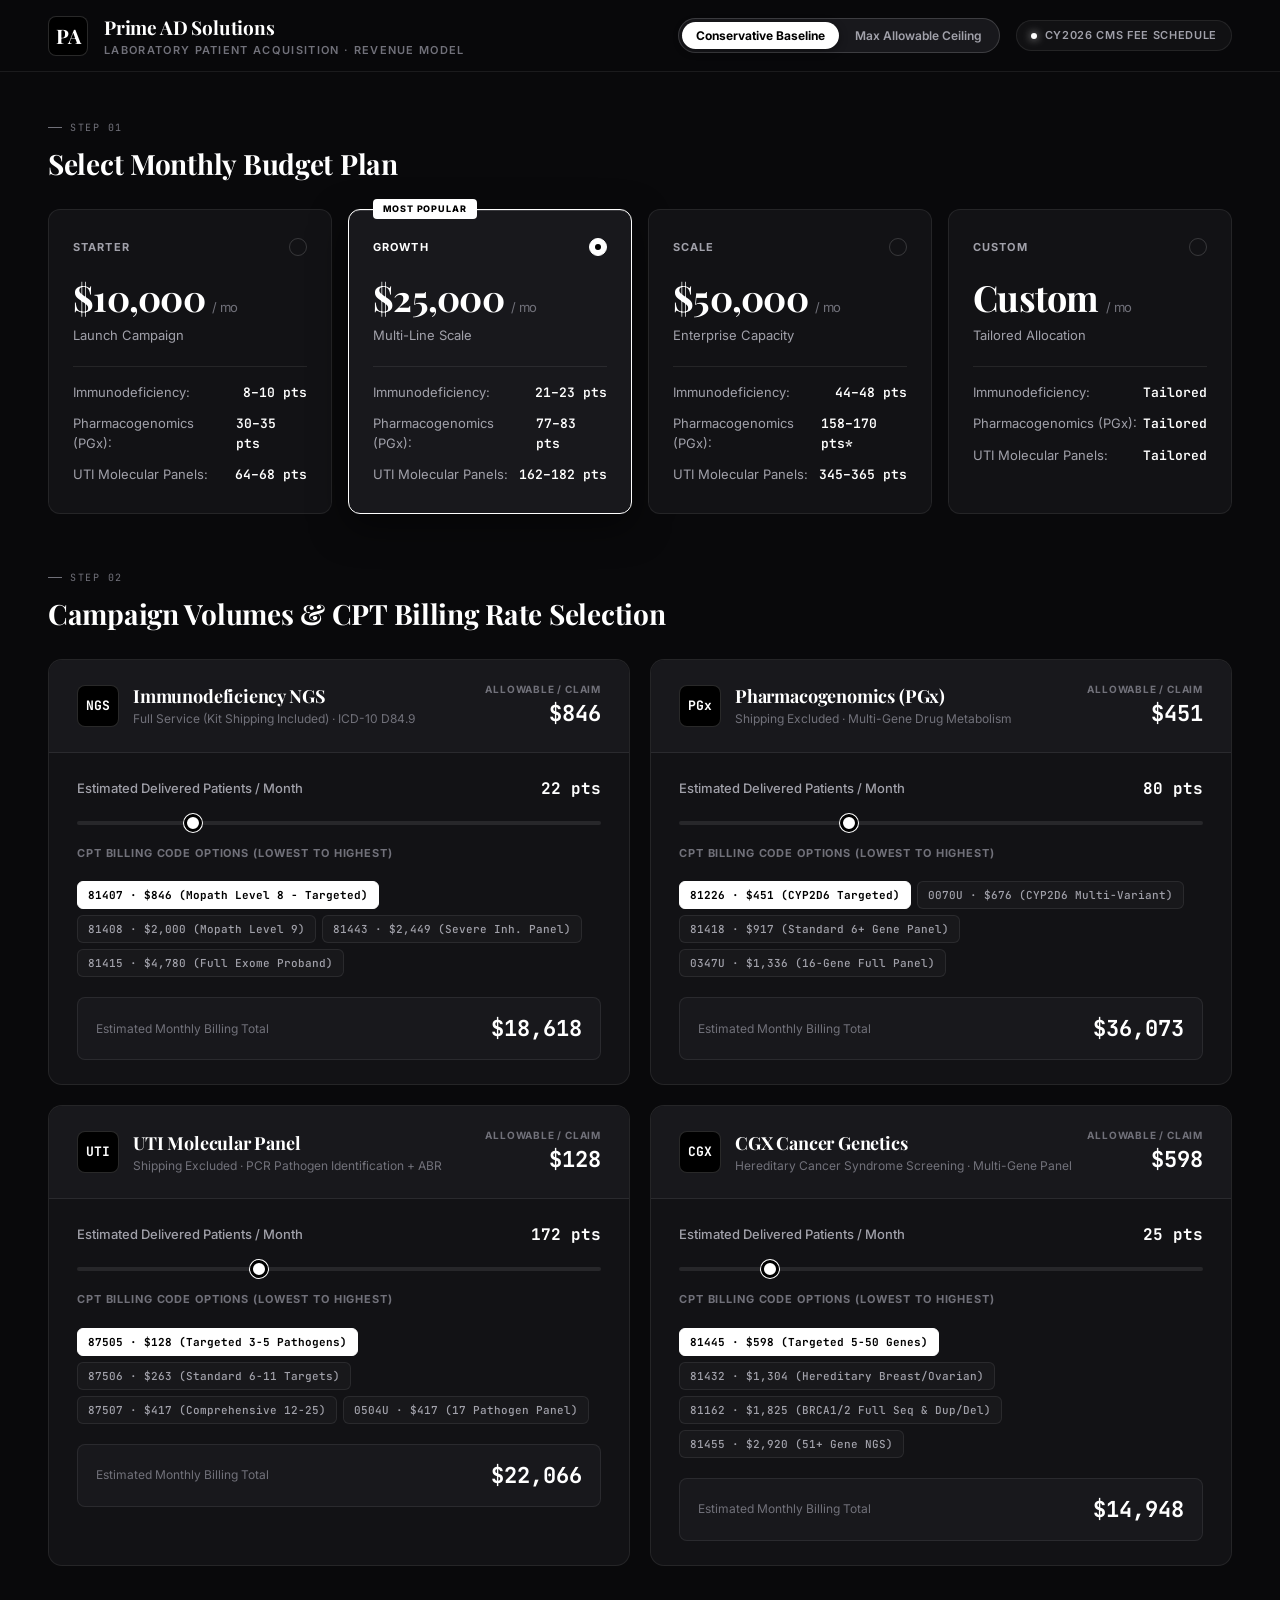
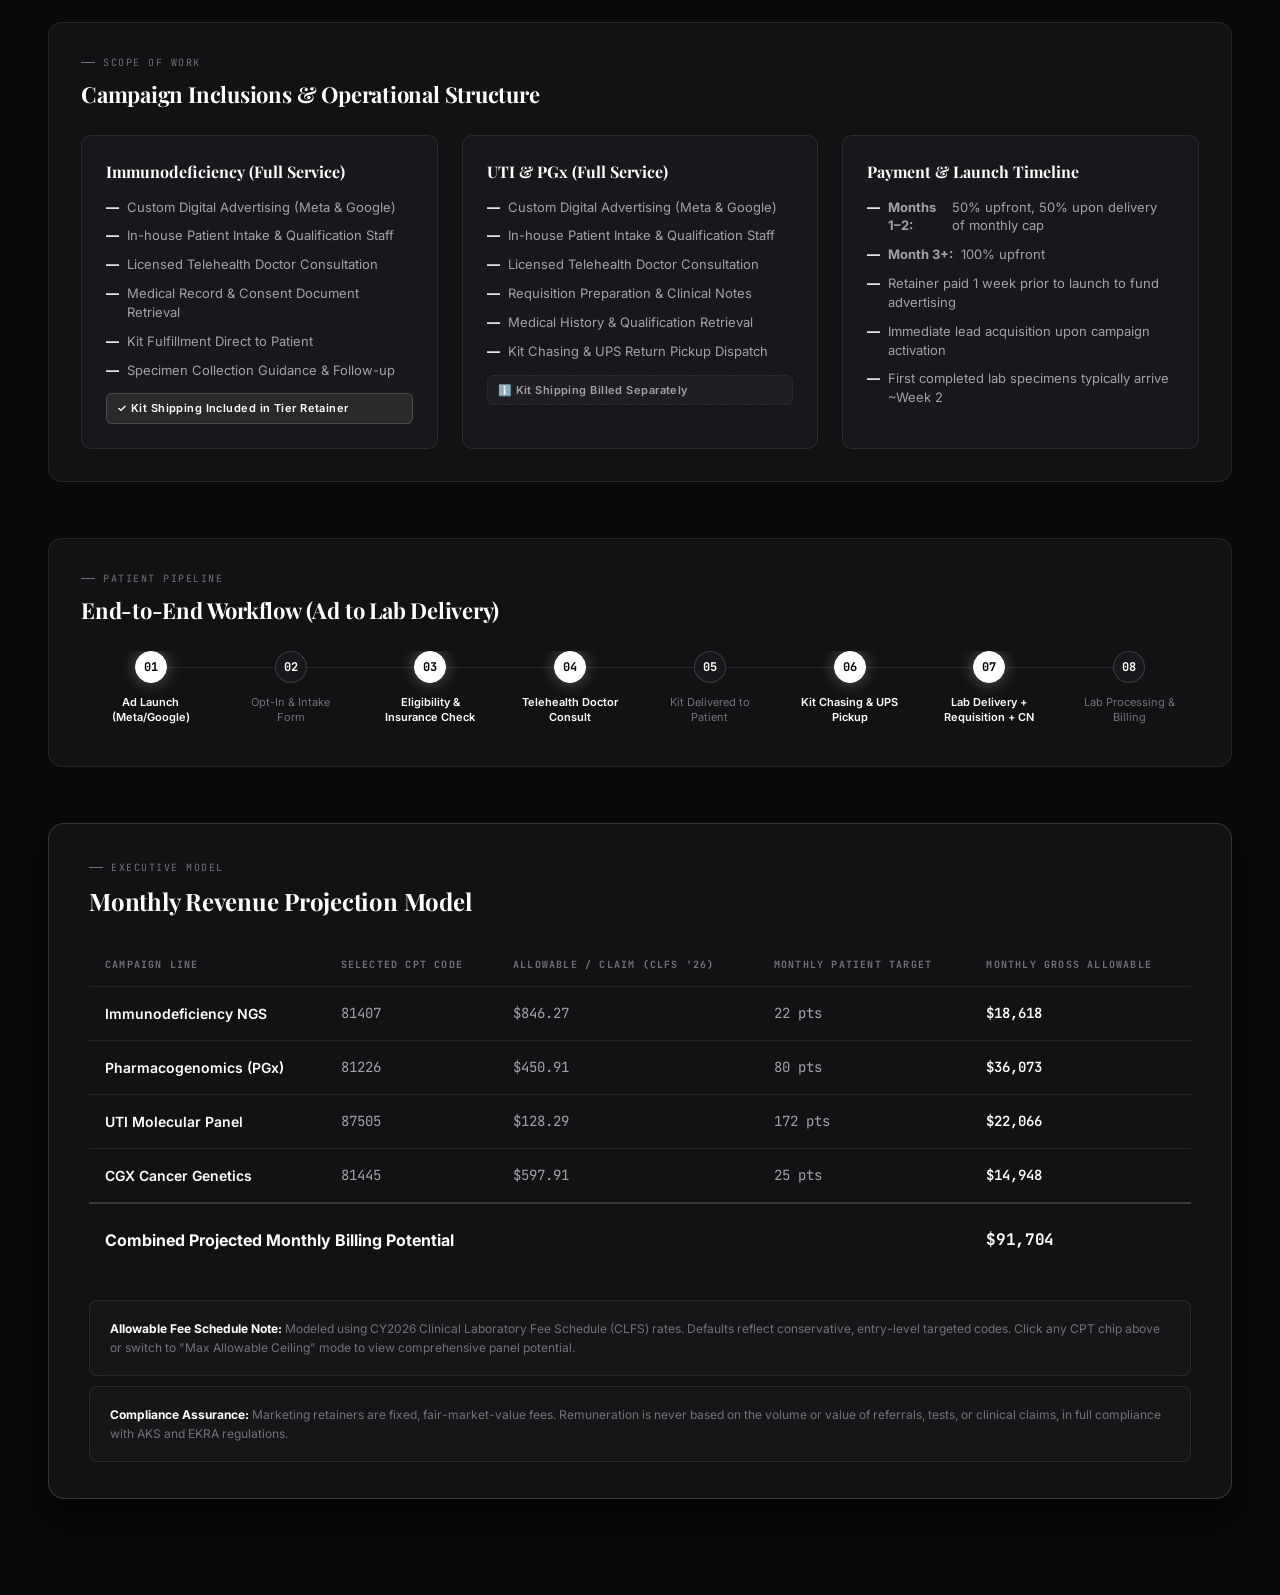
<file: dashboard.html>
<!DOCTYPE html>
<html lang="en" class="dark">
<head>
  <meta charset="UTF-8">
  <meta name="viewport" content="width=device-width, initial-scale=1.0">
  <title>Prime AD Solutions | Laboratory Campaign & Revenue Model</title>
  <link rel="preconnect" href="https://fonts.googleapis.com">
  <link rel="preconnect" href="https://fonts.gstatic.com" crossorigin>
  <link href="https://fonts.googleapis.com/css2?family=Playfair+Display:ital,wght@0,400;0,600;0,700;0,800;0,900;1,600&family=Inter:wght@300;400;500;600;700&family=JetBrains+Mono:wght@400;500;600;700&display=swap" rel="stylesheet">
  <style>
    *, *::before, *::after { box-sizing: border-box; margin: 0; padding: 0; }

    :root {
      --bg: #09090b;
      --card-bg: #121215;
      --card-sub: #18181c;
      --card-hover: #1f1f24;
      --border: rgba(255, 255, 255, 0.08);
      --border-light: rgba(255, 255, 255, 0.16);
      
      --text-white: #ffffff;
      --text-main: #f4f4f5;
      --text-muted: #a1a1aa;
      --text-dim: #71717a;
      
      --font-serif: 'Playfair Display', Georgia, serif;
      --font-sans: 'Inter', -apple-system, BlinkMacSystemFont, sans-serif;
      --font-mono: 'JetBrains Mono', monospace;
    }

    body {
      background-color: var(--bg);
      color: var(--text-main);
      font-family: var(--font-sans);
      -webkit-font-smoothing: antialiased;
      -moz-osx-font-smoothing: grayscale;
      line-height: 1.5;
      min-height: 100vh;
      overflow-x: hidden;
    }

    /* Top Navbar */
    header {
      position: sticky;
      top: 0;
      z-index: 50;
      background: rgba(9, 9, 11, 0.85);
      backdrop-filter: blur(16px);
      border-bottom: 1px solid var(--border);
      padding: 0 48px;
      height: 72px;
      display: flex;
      align-items: center;
      justify-content: space-between;
    }

    .brand-wrap {
      display: flex;
      align-items: center;
      gap: 16px;
    }
    .brand-logo {
      width: 40px;
      height: 40px;
      border: 1px solid var(--border-light);
      background: #000;
      border-radius: 8px;
      display: flex;
      align-items: center;
      justify-content: center;
      font-family: var(--font-serif);
      font-size: 20px;
      font-weight: 700;
      color: #fff;
    }
    .brand-text-name {
      font-family: var(--font-serif);
      font-size: 19px;
      font-weight: 700;
      letter-spacing: -0.01em;
      color: #fff;
    }
    .brand-text-sub {
      font-size: 11px;
      text-transform: uppercase;
      letter-spacing: 0.12em;
      color: var(--text-dim);
      font-weight: 600;
    }

    .nav-controls {
      display: flex;
      align-items: center;
      gap: 16px;
    }

    /* Scenario Mode Toggle */
    .scenario-toggle-wrap {
      display: flex;
      align-items: center;
      background: #18181c;
      border: 1px solid var(--border-light);
      border-radius: 999px;
      padding: 3px;
      gap: 2px;
    }
    .scenario-btn {
      background: transparent;
      border: none;
      color: var(--text-muted);
      font-family: var(--font-sans);
      font-size: 12px;
      font-weight: 600;
      padding: 6px 14px;
      border-radius: 999px;
      cursor: pointer;
      transition: all 0.2s ease;
    }
    .scenario-btn.active {
      background: #ffffff;
      color: #000000;
      font-weight: 700;
      box-shadow: 0 2px 8px rgba(0, 0, 0, 0.4);
    }

    .badge-live {
      display: inline-flex;
      align-items: center;
      gap: 8px;
      padding: 6px 14px;
      background: rgba(255, 255, 255, 0.04);
      border: 1px solid var(--border);
      border-radius: 999px;
      font-size: 11px;
      font-weight: 600;
      letter-spacing: 0.06em;
      text-transform: uppercase;
      color: var(--text-muted);
    }
    .badge-live::before {
      content: '';
      width: 6px;
      height: 6px;
      border-radius: 50%;
      background: #ffffff;
      box-shadow: 0 0 8px rgba(255, 255, 255, 0.8);
    }

    /* Container */
    main {
      max-width: 1360px;
      margin: 0 auto;
      padding: 48px 48px 96px;
    }

    /* Section Headers */
    .sec-tag {
      font-family: var(--font-mono);
      font-size: 10px;
      letter-spacing: 0.15em;
      text-transform: uppercase;
      color: var(--text-dim);
      margin-bottom: 8px;
      display: flex;
      align-items: center;
      gap: 8px;
    }
    .sec-tag::before {
      content: '';
      width: 14px;
      height: 1px;
      background: var(--text-dim);
    }
    .sec-title {
      font-family: var(--font-serif);
      font-size: 28px;
      font-weight: 700;
      color: #ffffff;
      letter-spacing: -0.01em;
      margin-bottom: 24px;
    }

    /* Step 1: Tier Selector */
    .tiers-grid {
      display: grid;
      grid-template-columns: repeat(4, 1fr);
      gap: 16px;
      margin-bottom: 56px;
    }

    .tier-box {
      background: var(--card-bg);
      border: 1px solid var(--border);
      border-radius: 12px;
      padding: 28px 24px;
      cursor: pointer;
      position: relative;
      transition: all 0.2s cubic-bezier(0.16, 1, 0.3, 1);
      display: flex;
      flex-direction: column;
    }
    .tier-box:hover {
      border-color: var(--border-light);
      background: var(--card-sub);
      transform: translateY(-2px);
    }
    .tier-box.active {
      border-color: #ffffff;
      background: #18181c;
      box-shadow: 0 12px 36px rgba(0, 0, 0, 0.5), inset 0 1px 0 rgba(255, 255, 255, 0.15);
    }

    .tier-top {
      display: flex;
      justify-content: space-between;
      align-items: center;
      margin-bottom: 14px;
    }
    .tier-pill {
      font-size: 11px;
      font-weight: 700;
      letter-spacing: 0.1em;
      text-transform: uppercase;
      color: var(--text-muted);
    }
    .tier-box.active .tier-pill {
      color: #ffffff;
    }

    .tier-indicator {
      width: 18px;
      height: 18px;
      border-radius: 50%;
      border: 1.5px solid var(--border-light);
      display: flex;
      align-items: center;
      justify-content: center;
    }
    .tier-box.active .tier-indicator {
      border-color: #ffffff;
      background: #ffffff;
    }
    .tier-box.active .tier-indicator::after {
      content: '';
      width: 6px;
      height: 6px;
      border-radius: 50%;
      background: #000000;
    }

    .tier-price-num {
      font-family: var(--font-serif);
      font-size: 36px;
      font-weight: 700;
      color: #ffffff;
      letter-spacing: -0.02em;
      margin-bottom: 2px;
    }
    .tier-price-num span {
      font-family: var(--font-sans);
      font-size: 13px;
      font-weight: 400;
      color: var(--text-dim);
    }

    .tier-sub-title {
      font-size: 13px;
      color: var(--text-muted);
      margin-bottom: 20px;
    }

    .tier-specs-list {
      border-top: 1px solid var(--border);
      padding-top: 16px;
      display: flex;
      flex-direction: column;
      gap: 12px;
      font-size: 13px;
      flex-grow: 1;
    }
    .tier-spec-row {
      display: flex;
      justify-content: space-between;
      align-items: center;
    }
    .tier-spec-row .lbl {
      color: var(--text-muted);
    }
    .tier-spec-row .val {
      font-family: var(--font-mono);
      font-weight: 600;
      color: #ffffff;
    }

    .popular-ribbon {
      position: absolute;
      top: -11px;
      left: 24px;
      background: #ffffff;
      color: #000000;
      font-size: 9px;
      font-weight: 800;
      letter-spacing: 0.1em;
      text-transform: uppercase;
      padding: 3px 10px;
      border-radius: 4px;
    }

    /* Step 2: 4 Campaigns Grid */
    .campaign-grid {
      display: grid;
      grid-template-columns: repeat(2, 1fr);
      gap: 20px;
      margin-bottom: 56px;
    }

    .camp-card {
      background: var(--card-bg);
      border: 1px solid var(--border);
      border-radius: 14px;
      overflow: hidden;
      display: flex;
      flex-direction: column;
      transition: border-color 0.2s ease;
    }
    .camp-card:hover {
      border-color: var(--border-light);
    }

    .camp-header {
      padding: 22px 28px;
      background: var(--card-sub);
      border-bottom: 1px solid var(--border);
      display: flex;
      justify-content: space-between;
      align-items: center;
    }
    .camp-header-left {
      display: flex;
      align-items: center;
      gap: 14px;
    }
    .camp-code-icon {
      width: 42px;
      height: 42px;
      border: 1px solid var(--border-light);
      background: #000;
      border-radius: 8px;
      display: flex;
      align-items: center;
      justify-content: center;
      font-family: var(--font-mono);
      font-weight: 700;
      font-size: 13px;
      color: #ffffff;
    }
    .camp-name-title {
      font-family: var(--font-serif);
      font-size: 18px;
      font-weight: 700;
      color: #ffffff;
      letter-spacing: -0.01em;
    }
    .camp-name-subtitle {
      font-size: 12px;
      color: var(--text-dim);
    }

    .camp-rate-box {
      text-align: right;
    }
    .camp-rate-label {
      font-size: 10px;
      font-weight: 700;
      letter-spacing: 0.08em;
      text-transform: uppercase;
      color: var(--text-dim);
    }
    .camp-rate-amount {
      font-family: var(--font-mono);
      font-size: 22px;
      font-weight: 700;
      color: #ffffff;
    }

    .camp-body {
      padding: 24px 28px;
      display: flex;
      flex-direction: column;
      gap: 20px;
    }

    .vol-row {
      display: flex;
      justify-content: space-between;
      align-items: center;
    }
    .vol-label {
      font-size: 13px;
      font-weight: 500;
      color: var(--text-muted);
    }
    .vol-display {
      font-family: var(--font-mono);
      font-size: 16px;
      font-weight: 700;
      color: #ffffff;
    }

    input[type="range"] {
      -webkit-appearance: none;
      width: 100%;
      height: 4px;
      background: #27272a;
      border-radius: 2px;
      outline: none;
      cursor: pointer;
    }
    input[type="range"]::-webkit-slider-thumb {
      -webkit-appearance: none;
      width: 18px;
      height: 18px;
      border-radius: 50%;
      background: #ffffff;
      border: 3px solid #000000;
      box-shadow: 0 0 0 1px #ffffff;
      cursor: pointer;
      transition: transform 0.15s ease;
    }
    input[type="range"]::-webkit-slider-thumb:hover {
      transform: scale(1.2);
    }

    .cpt-select-title {
      font-size: 11px;
      font-weight: 700;
      text-transform: uppercase;
      letter-spacing: 0.08em;
      color: var(--text-dim);
    }
    .cpt-chips-group {
      display: flex;
      flex-wrap: wrap;
      gap: 6px;
    }
    .cpt-btn {
      background: #18181b;
      border: 1px solid var(--border);
      color: var(--text-muted);
      font-family: var(--font-mono);
      font-size: 11px;
      font-weight: 500;
      padding: 6px 10px;
      border-radius: 6px;
      cursor: pointer;
      transition: all 0.15s ease;
    }
    .cpt-btn:hover {
      border-color: var(--border-light);
      color: #ffffff;
    }
    .cpt-btn.active {
      background: #ffffff;
      border-color: #ffffff;
      color: #000000;
      font-weight: 700;
    }

    .camp-subtotal-panel {
      background: #18181c;
      border: 1px solid var(--border);
      border-radius: 8px;
      padding: 14px 18px;
      display: flex;
      justify-content: space-between;
      align-items: center;
    }
    .subtotal-tag {
      font-size: 12px;
      color: var(--text-dim);
    }
    .subtotal-figure {
      font-family: var(--font-mono);
      font-size: 22px;
      font-weight: 700;
      color: #ffffff;
    }

    /* Scope of Work & Plan Breakdown */
    .details-box {
      background: var(--card-bg);
      border: 1px solid var(--border);
      border-radius: 14px;
      padding: 32px;
      margin-bottom: 56px;
    }
    .details-grid {
      display: grid;
      grid-template-columns: repeat(3, 1fr);
      gap: 24px;
      margin-top: 24px;
    }
    .detail-col {
      background: var(--card-sub);
      border: 1px solid var(--border);
      border-radius: 10px;
      padding: 24px;
    }
    .detail-heading {
      font-family: var(--font-serif);
      font-size: 16px;
      font-weight: 700;
      color: #ffffff;
      margin-bottom: 14px;
    }
    .detail-list {
      list-style: none;
      display: flex;
      flex-direction: column;
      gap: 10px;
      font-size: 13px;
      color: var(--text-muted);
    }
    .detail-list li {
      display: flex;
      align-items: flex-start;
      gap: 8px;
      line-height: 1.45;
    }
    .detail-list li::before {
      content: '—';
      color: #ffffff;
      font-weight: 700;
      flex-shrink: 0;
    }
    .ship-badge {
      margin-top: 14px;
      padding: 6px 10px;
      border-radius: 6px;
      font-size: 11px;
      font-weight: 600;
      letter-spacing: 0.04em;
    }
    .ship-included {
      background: rgba(255, 255, 255, 0.08);
      color: #ffffff;
      border: 1px solid rgba(255, 255, 255, 0.16);
    }
    .ship-excluded {
      background: rgba(255, 255, 255, 0.03);
      color: var(--text-muted);
      border: 1px dashed var(--border);
    }

    /* Workflow Stepper */
    .flow-card {
      background: var(--card-bg);
      border: 1px solid var(--border);
      border-radius: 14px;
      padding: 32px;
      margin-bottom: 56px;
    }
    .flow-stepper {
      display: flex;
      align-items: flex-start;
      margin-top: 24px;
      overflow-x: auto;
      padding-bottom: 8px;
    }
    .step-item {
      flex: 1;
      min-width: 120px;
      display: flex;
      flex-direction: column;
      align-items: center;
      position: relative;
      text-align: center;
    }
    .step-item:not(:last-child)::after {
      content: '';
      position: absolute;
      top: 16px;
      right: -50%;
      width: 100%;
      height: 1px;
      background: var(--border);
      z-index: 1;
    }
    .step-num {
      width: 32px;
      height: 32px;
      border-radius: 50%;
      background: #18181c;
      border: 1px solid var(--border-light);
      display: flex;
      align-items: center;
      justify-content: center;
      font-family: var(--font-mono);
      font-size: 12px;
      font-weight: 700;
      color: #ffffff;
      margin-bottom: 12px;
      position: relative;
      z-index: 2;
    }
    .step-item.highlight .step-num {
      background: #ffffff;
      color: #000000;
      border-color: #ffffff;
      box-shadow: 0 0 16px rgba(255, 255, 255, 0.3);
    }
    .step-label {
      font-size: 11px;
      color: var(--text-dim);
      line-height: 1.4;
      max-width: 100px;
    }
    .step-item.highlight .step-label {
      color: #ffffff;
      font-weight: 600;
    }

    /* Executive Revenue Projection Summary */
    .summary-card {
      background: #121215;
      border: 1px solid var(--border-light);
      border-radius: 16px;
      padding: 36px 40px;
      box-shadow: 0 20px 40px rgba(0, 0, 0, 0.6);
    }

    .table-revenue {
      width: 100%;
      border-collapse: collapse;
      margin-top: 20px;
    }
    .table-revenue th {
      font-family: var(--font-mono);
      font-size: 10px;
      letter-spacing: 0.12em;
      text-transform: uppercase;
      color: var(--text-dim);
      text-align: left;
      padding: 14px 16px;
      border-bottom: 1px solid var(--border);
    }
    .table-revenue td {
      padding: 16px;
      font-size: 14px;
      border-bottom: 1px solid var(--border);
      color: var(--text-muted);
    }
    .table-revenue td.item-title {
      font-weight: 600;
      color: #ffffff;
    }
    .table-revenue td.mono {
      font-family: var(--font-mono);
    }
    .table-revenue tfoot td {
      padding: 24px 16px;
      border-top: 2px solid var(--border-light);
      border-bottom: none;
      font-size: 16px;
      font-weight: 700;
      color: #ffffff;
    }
    .grand-total-amount {
      font-family: var(--font-mono);
      font-size: 32px;
      font-weight: 700;
      color: #ffffff;
      letter-spacing: -0.02em;
    }

    .notice-card {
      margin-top: 24px;
      background: rgba(255, 255, 255, 0.02);
      border: 1px solid var(--border);
      border-radius: 8px;
      padding: 18px 20px;
      font-size: 12px;
      color: var(--text-dim);
      line-height: 1.6;
    }
    .notice-card strong {
      color: #ffffff;
    }

    @media (max-width: 1024px) {
      header { padding: 0 24px; }
      main { padding: 32px 24px 64px; }
      .tiers-grid { grid-template-columns: repeat(2, 1fr); }
      .campaign-grid { grid-template-columns: 1fr; }
      .details-grid { grid-template-columns: 1fr; }
      .nav-controls { flex-direction: column; align-items: flex-end; gap: 8px; }
    }
    @media (max-width: 640px) {
      .tiers-grid { grid-template-columns: 1fr; }
    }
  </style>
</head>
<body>

<header>
  <div class="brand-wrap">
    <div class="brand-logo">PA</div>
    <div>
      <div class="brand-text-name">Prime AD Solutions</div>
      <div class="brand-text-sub">Laboratory Patient Acquisition · Revenue Model</div>
    </div>
  </div>

  <div class="nav-controls">
    <div class="scenario-toggle-wrap">
      <button class="scenario-btn active" id="btn-mode-standard" onclick="setBillingScenario('standard')">Conservative Baseline</button>
      <button class="scenario-btn" id="btn-mode-max" onclick="setBillingScenario('max')">Max Allowable Ceiling</button>
    </div>
    <div class="badge-live">
      CY2026 CMS Fee Schedule
    </div>
  </div>
</header>

<main>

  <!-- STEP 1: MONTHLY BUDGET TIERS -->
  <div class="sec-tag">Step 01</div>
  <h2 class="sec-title">Select Monthly Budget Plan</h2>

  <div class="tiers-grid">

    <!-- STARTER -->
    <div class="tier-box starter" onclick="selectTier('starter')">
      <div class="tier-top">
        <span class="tier-pill">Starter</span>
        <div class="tier-indicator"></div>
      </div>
      <div class="tier-price-num">$10,000 <span>/ mo</span></div>
      <div class="tier-sub-title">Launch Campaign</div>
      <div class="tier-specs-list">
        <div class="tier-spec-row">
          <span class="lbl">Immunodeficiency:</span>
          <span class="val">8–10 pts</span>
        </div>
        <div class="tier-spec-row">
          <span class="lbl">Pharmacogenomics (PGx):</span>
          <span class="val">30–35 pts</span>
        </div>
        <div class="tier-spec-row">
          <span class="lbl">UTI Molecular Panels:</span>
          <span class="val">64–68 pts</span>
        </div>
      </div>
    </div>

    <!-- GROWTH -->
    <div class="tier-box growth active" onclick="selectTier('growth')">
      <div class="popular-ribbon">Most Popular</div>
      <div class="tier-top">
        <span class="tier-pill">Growth</span>
        <div class="tier-indicator"></div>
      </div>
      <div class="tier-price-num">$25,000 <span>/ mo</span></div>
      <div class="tier-sub-title">Multi-Line Scale</div>
      <div class="tier-specs-list">
        <div class="tier-spec-row">
          <span class="lbl">Immunodeficiency:</span>
          <span class="val">21–23 pts</span>
        </div>
        <div class="tier-spec-row">
          <span class="lbl">Pharmacogenomics (PGx):</span>
          <span class="val">77–83 pts</span>
        </div>
        <div class="tier-spec-row">
          <span class="lbl">UTI Molecular Panels:</span>
          <span class="val">162–182 pts</span>
        </div>
      </div>
    </div>

    <!-- SCALE -->
    <div class="tier-box scale" onclick="selectTier('scale')">
      <div class="tier-top">
        <span class="tier-pill">Scale</span>
        <div class="tier-indicator"></div>
      </div>
      <div class="tier-price-num">$50,000 <span>/ mo</span></div>
      <div class="tier-sub-title">Enterprise Capacity</div>
      <div class="tier-specs-list">
        <div class="tier-spec-row">
          <span class="lbl">Immunodeficiency:</span>
          <span class="val">44–48 pts</span>
        </div>
        <div class="tier-spec-row">
          <span class="lbl">Pharmacogenomics (PGx):</span>
          <span class="val">158–170 pts*</span>
        </div>
        <div class="tier-spec-row">
          <span class="lbl">UTI Molecular Panels:</span>
          <span class="val">345–365 pts</span>
        </div>
      </div>
    </div>

    <!-- CUSTOM -->
    <div class="tier-box custom" onclick="selectTier('custom')">
      <div class="tier-top">
        <span class="tier-pill">Custom</span>
        <div class="tier-indicator"></div>
      </div>
      <div class="tier-price-num">Custom <span>/ mo</span></div>
      <div class="tier-sub-title">Tailored Allocation</div>
      <div class="tier-specs-list">
        <div class="tier-spec-row">
          <span class="lbl">Immunodeficiency:</span>
          <span class="val">Tailored</span>
        </div>
        <div class="tier-spec-row">
          <span class="lbl">Pharmacogenomics (PGx):</span>
          <span class="val">Tailored</span>
        </div>
        <div class="tier-spec-row">
          <span class="lbl">UTI Molecular Panels:</span>
          <span class="val">Tailored</span>
        </div>
      </div>
    </div>

  </div>

  <!-- STEP 2: 4 CAMPAIGNS & REIMBURSEMENT PROJECTIONS -->
  <div class="sec-tag">Step 02</div>
  <h2 class="sec-title">Campaign Volumes &amp; CPT Billing Rate Selection</h2>

  <div class="campaign-grid">

    <!-- 1. IMMUNODEFICIENCY NGS -->
    <div class="camp-card">
      <div class="camp-header">
        <div class="camp-header-left">
          <div class="camp-code-icon">NGS</div>
          <div>
            <div class="camp-name-title">Immunodeficiency NGS</div>
            <div class="camp-name-subtitle">Full Service (Kit Shipping Included) · ICD-10 D84.9</div>
          </div>
        </div>
        <div class="camp-rate-box">
          <div class="camp-rate-label">Allowable / Claim</div>
          <div class="camp-rate-amount" id="rate-ngs-disp">$846</div>
        </div>
      </div>
      <div class="camp-body">
        <div class="vol-row">
          <span class="vol-label">Estimated Delivered Patients / Month</span>
          <span class="vol-display" id="vol-ngs-disp">22 pts</span>
        </div>
        <input type="range" id="slider-ngs" min="1" max="100" value="22" oninput="onSliderChange('ngs')">

        <div class="cpt-select-title">CPT Billing Code Options (Lowest to Highest)</div>
        <div class="cpt-chips-group" id="cpts-ngs">
          <button class="cpt-btn active" data-rate="846.27" data-cpt="81407" onclick="onCPTSelect('ngs', this)">81407 · $846 (Mopath Level 8 - Targeted)</button>
          <button class="cpt-btn" data-rate="2000.00" data-cpt="81408" onclick="onCPTSelect('ngs', this)">81408 · $2,000 (Mopath Level 9)</button>
          <button class="cpt-btn" data-rate="2448.56" data-cpt="81443" onclick="onCPTSelect('ngs', this)">81443 · $2,449 (Severe Inh. Panel)</button>
          <button class="cpt-btn" data-rate="4780.00" data-cpt="81415" onclick="onCPTSelect('ngs', this)">81415 · $4,780 (Full Exome Proband)</button>
        </div>

        <div class="camp-subtotal-panel">
          <span class="subtotal-tag">Estimated Monthly Billing Total</span>
          <span class="subtotal-figure" id="sub-ngs-disp">$18,618</span>
        </div>
      </div>
    </div>

    <!-- 2. PHARMACOGENOMICS (PGX) -->
    <div class="camp-card">
      <div class="camp-header">
        <div class="camp-header-left">
          <div class="camp-code-icon">PGx</div>
          <div>
            <div class="camp-name-title">Pharmacogenomics (PGx)</div>
            <div class="camp-name-subtitle">Shipping Excluded · Multi-Gene Drug Metabolism</div>
          </div>
        </div>
        <div class="camp-rate-box">
          <div class="camp-rate-label">Allowable / Claim</div>
          <div class="camp-rate-amount" id="rate-pgx-disp">$451</div>
        </div>
      </div>
      <div class="camp-body">
        <div class="vol-row">
          <span class="vol-label">Estimated Delivered Patients / Month</span>
          <span class="vol-display" id="vol-pgx-disp">80 pts</span>
        </div>
        <input type="range" id="slider-pgx" min="1" max="250" value="80" oninput="onSliderChange('pgx')">

        <div class="cpt-select-title">CPT Billing Code Options (Lowest to Highest)</div>
        <div class="cpt-chips-group" id="cpts-pgx">
          <button class="cpt-btn active" data-rate="450.91" data-cpt="81226" onclick="onCPTSelect('pgx', this)">81226 · $451 (CYP2D6 Targeted)</button>
          <button class="cpt-btn" data-rate="676.37" data-cpt="0070U" onclick="onCPTSelect('pgx', this)">0070U · $676 (CYP2D6 Multi-Variant)</button>
          <button class="cpt-btn" data-rate="917.08" data-cpt="81418" onclick="onCPTSelect('pgx', this)">81418 · $917 (Standard 6+ Gene Panel)</button>
          <button class="cpt-btn" data-rate="1336.09" data-cpt="0347U" onclick="onCPTSelect('pgx', this)">0347U · $1,336 (16-Gene Full Panel)</button>
        </div>

        <div class="camp-subtotal-panel">
          <span class="subtotal-tag">Estimated Monthly Billing Total</span>
          <span class="subtotal-figure" id="sub-pgx-disp">$36,073</span>
        </div>
      </div>
    </div>

    <!-- 3. UTI MOLECULAR -->
    <div class="camp-card">
      <div class="camp-header">
        <div class="camp-header-left">
          <div class="camp-code-icon">UTI</div>
          <div>
            <div class="camp-name-title">UTI Molecular Panel</div>
            <div class="camp-name-subtitle">Shipping Excluded · PCR Pathogen Identification + ABR</div>
          </div>
        </div>
        <div class="camp-rate-box">
          <div class="camp-rate-label">Allowable / Claim</div>
          <div class="camp-rate-amount" id="rate-uti-disp">$128</div>
        </div>
      </div>
      <div class="camp-body">
        <div class="vol-row">
          <span class="vol-label">Estimated Delivered Patients / Month</span>
          <span class="vol-display" id="vol-uti-disp">172 pts</span>
        </div>
        <input type="range" id="slider-uti" min="1" max="500" value="172" oninput="onSliderChange('uti')">

        <div class="cpt-select-title">CPT Billing Code Options (Lowest to Highest)</div>
        <div class="cpt-chips-group" id="cpts-uti">
          <button class="cpt-btn active" data-rate="128.29" data-cpt="87505" onclick="onCPTSelect('uti', this)">87505 · $128 (Targeted 3-5 Pathogens)</button>
          <button class="cpt-btn" data-rate="262.99" data-cpt="87506" onclick="onCPTSelect('uti', this)">87506 · $263 (Standard 6-11 Targets)</button>
          <button class="cpt-btn" data-rate="416.78" data-cpt="87507" onclick="onCPTSelect('uti', this)">87507 · $417 (Comprehensive 12-25)</button>
          <button class="cpt-btn" data-rate="416.78" data-cpt="0504U" onclick="onCPTSelect('uti', this)">0504U · $417 (17 Pathogen Panel)</button>
        </div>

        <div class="camp-subtotal-panel">
          <span class="subtotal-tag">Estimated Monthly Billing Total</span>
          <span class="subtotal-figure" id="sub-uti-disp">$22,066</span>
        </div>
      </div>
    </div>

    <!-- 4. CGX CANCER GENETIC -->
    <div class="camp-card">
      <div class="camp-header">
        <div class="camp-header-left">
          <div class="camp-code-icon">CGX</div>
          <div>
            <div class="camp-name-title">CGX Cancer Genetics</div>
            <div class="camp-name-subtitle">Hereditary Cancer Syndrome Screening · Multi-Gene Panel</div>
          </div>
        </div>
        <div class="camp-rate-box">
          <div class="camp-rate-label">Allowable / Claim</div>
          <div class="camp-rate-amount" id="rate-cgx-disp">$598</div>
        </div>
      </div>
      <div class="camp-body">
        <div class="vol-row">
          <span class="vol-label">Estimated Delivered Patients / Month</span>
          <span class="vol-display" id="vol-cgx-disp">25 pts</span>
        </div>
        <input type="range" id="slider-cgx" min="1" max="150" value="25" oninput="onSliderChange('cgx')">

        <div class="cpt-select-title">CPT Billing Code Options (Lowest to Highest)</div>
        <div class="cpt-chips-group" id="cpts-cgx">
          <button class="cpt-btn active" data-rate="597.91" data-cpt="81445" onclick="onCPTSelect('cgx', this)">81445 · $598 (Targeted 5-50 Genes)</button>
          <button class="cpt-btn" data-rate="1303.95" data-cpt="81432" onclick="onCPTSelect('cgx', this)">81432 · $1,304 (Hereditary Breast/Ovarian)</button>
          <button class="cpt-btn" data-rate="1824.88" data-cpt="81162" onclick="onCPTSelect('cgx', this)">81162 · $1,825 (BRCA1/2 Full Seq & Dup/Del)</button>
          <button class="cpt-btn" data-rate="2919.60" data-cpt="81455" onclick="onCPTSelect('cgx', this)">81455 · $2,920 (51+ Gene NGS)</button>
        </div>

        <div class="camp-subtotal-panel">
          <span class="subtotal-tag">Estimated Monthly Billing Total</span>
          <span class="subtotal-figure" id="sub-cgx-disp">$14,948</span>
        </div>
      </div>
    </div>

  </div>

  <!-- STEP 3: SCOPE OF WORK BREAKDOWN -->
  <div class="details-box">
    <div class="sec-tag">Scope of Work</div>
    <h2 class="sec-title" style="font-size:22px;">Campaign Inclusions &amp; Operational Structure</h2>

    <div class="details-grid">
      <div class="detail-col">
        <div class="detail-heading">Immunodeficiency (Full Service)</div>
        <ul class="detail-list">
          <li>Custom Digital Advertising (Meta &amp; Google)</li>
          <li>In-house Patient Intake &amp; Qualification Staff</li>
          <li>Licensed Telehealth Doctor Consultation</li>
          <li>Medical Record &amp; Consent Document Retrieval</li>
          <li>Kit Fulfillment Direct to Patient</li>
          <li>Specimen Collection Guidance &amp; Follow-up</li>
        </ul>
        <div class="ship-badge ship-included">✓ Kit Shipping Included in Tier Retainer</div>
      </div>

      <div class="detail-col">
        <div class="detail-heading">UTI &amp; PGx (Full Service)</div>
        <ul class="detail-list">
          <li>Custom Digital Advertising (Meta &amp; Google)</li>
          <li>In-house Patient Intake &amp; Qualification Staff</li>
          <li>Licensed Telehealth Doctor Consultation</li>
          <li>Requisition Preparation &amp; Clinical Notes</li>
          <li>Medical History &amp; Qualification Retrieval</li>
          <li>Kit Chasing &amp; UPS Return Pickup Dispatch</li>
        </ul>
        <div class="ship-badge ship-excluded">ℹ️ Kit Shipping Billed Separately</div>
      </div>

      <div class="detail-col">
        <div class="detail-heading">Payment &amp; Launch Timeline</div>
        <ul class="detail-list">
          <li><strong>Months 1–2:</strong> 50% upfront, 50% upon delivery of monthly cap</li>
          <li><strong>Month 3+:</strong> 100% upfront</li>
          <li>Retainer paid 1 week prior to launch to fund advertising</li>
          <li>Immediate lead acquisition upon campaign activation</li>
          <li>First completed lab specimens typically arrive ~Week 2</li>
        </ul>
      </div>
    </div>
  </div>

  <!-- STEP 4: PATIENT PIPELINE -->
  <div class="flow-card">
    <div class="sec-tag">Patient Pipeline</div>
    <h2 class="sec-title" style="font-size:22px;">End-to-End Workflow (Ad to Lab Delivery)</h2>

    <div class="flow-stepper">
      <div class="step-item highlight">
        <div class="step-num">01</div>
        <div class="step-label">Ad Launch (Meta/Google)</div>
      </div>
      <div class="step-item">
        <div class="step-num">02</div>
        <div class="step-label">Opt-In &amp; Intake Form</div>
      </div>
      <div class="step-item highlight">
        <div class="step-num">03</div>
        <div class="step-label">Eligibility &amp; Insurance Check</div>
      </div>
      <div class="step-item highlight">
        <div class="step-num">04</div>
        <div class="step-label">Telehealth Doctor Consult</div>
      </div>
      <div class="step-item">
        <div class="step-num">05</div>
        <div class="step-label">Kit Delivered to Patient</div>
      </div>
      <div class="step-item highlight">
        <div class="step-num">06</div>
        <div class="step-label">Kit Chasing &amp; UPS Pickup</div>
      </div>
      <div class="step-item highlight">
        <div class="step-num">07</div>
        <div class="step-label">Lab Delivery + Requisition + CN</div>
      </div>
      <div class="step-item">
        <div class="step-num">08</div>
        <div class="step-label">Lab Processing &amp; Billing</div>
      </div>
    </div>
  </div>

  <!-- STEP 5: EXECUTIVE PROJECTION TABLE -->
  <div class="summary-card">
    <div class="sec-tag">Executive Model</div>
    <h2 class="sec-title" style="font-size:24px;">Monthly Revenue Projection Model</h2>

    <table class="table-revenue">
      <thead>
        <tr>
          <th>Campaign Line</th>
          <th>Selected CPT Code</th>
          <th>Allowable / Claim (CLFS '26)</th>
          <th>Monthly Patient Target</th>
          <th>Monthly Gross Allowable</th>
        </tr>
      </thead>
      <tbody>
        <tr>
          <td class="item-title">Immunodeficiency NGS</td>
          <td class="mono" id="t-cpt-ngs">81407</td>
          <td class="mono" id="t-rate-ngs">$846.27</td>
          <td class="mono" id="t-vol-ngs">22 pts</td>
          <td class="mono item-title" id="t-sub-ngs">$18,618</td>
        </tr>
        <tr>
          <td class="item-title">Pharmacogenomics (PGx)</td>
          <td class="mono" id="t-cpt-pgx">81226</td>
          <td class="mono" id="t-rate-pgx">$450.91</td>
          <td class="mono" id="t-vol-pgx">80 pts</td>
          <td class="mono item-title" id="t-sub-pgx">$36,073</td>
        </tr>
        <tr>
          <td class="item-title">UTI Molecular Panel</td>
          <td class="mono" id="t-cpt-uti">87505</td>
          <td class="mono" id="t-rate-uti">$128.29</td>
          <td class="mono" id="t-vol-uti">172 pts</td>
          <td class="mono item-title" id="t-sub-uti">$22,066</td>
        </tr>
        <tr>
          <td class="item-title">CGX Cancer Genetics</td>
          <td class="mono" id="t-cpt-cgx">81445</td>
          <td class="mono" id="t-rate-cgx">$597.91</td>
          <td class="mono" id="t-vol-cgx">25 pts</td>
          <td class="mono item-title" id="t-sub-cgx">$14,948</td>
        </tr>
      </tbody>
      <tfoot>
        <tr>
          <td colspan="4">Combined Projected Monthly Billing Potential</td>
          <td class="grand-total-amount" id="t-grand-total">$91,705</td>
        </tr>
      </tfoot>
    </table>

    <div class="notice-card">
      <strong>Allowable Fee Schedule Note:</strong> Modeled using CY2026 Clinical Laboratory Fee Schedule (CLFS) rates. Defaults reflect conservative, entry-level targeted codes. Click any CPT chip above or switch to "Max Allowable Ceiling" mode to view comprehensive panel potential.
    </div>

    <div class="notice-card" style="margin-top: 10px;">
      <strong>Compliance Assurance:</strong> Marketing retainers are fixed, fair-market-value fees. Remuneration is never based on the volume or value of referrals, tests, or clinical claims, in full compliance with AKS and EKRA regulations.
    </div>
  </div>

</main>

<script>
  // Default values set to the lowest/conservative baseline entry codes
  const model = {
    ngs: { vol: 22, rate: 846.27, cpt: '81407' },
    pgx: { vol: 80, rate: 450.91, cpt: '81226' },
    uti: { vol: 172, rate: 128.29, cpt: '87505' },
    cgx: { vol: 25, rate: 597.91, cpt: '81445' }
  };

  const planTiers = {
    starter: { ngs: 9, pgx: 32, uti: 66, cgx: 10 },
    growth:  { ngs: 22, pgx: 80, uti: 172, cgx: 25 },
    scale:   { ngs: 46, pgx: 164, uti: 355, cgx: 50 },
    custom:  { ngs: 22, pgx: 80, uti: 172, cgx: 25 }
  };

  const scenarios = {
    standard: {
      ngs: { rate: 846.27, cpt: '81407' },
      pgx: { rate: 450.91, cpt: '81226' },
      uti: { rate: 128.29, cpt: '87505' },
      cgx: { rate: 597.91, cpt: '81445' }
    },
    max: {
      ngs: { rate: 4780.00, cpt: '81415' },
      pgx: { rate: 1336.09, cpt: '0347U' },
      uti: { rate: 416.78,  cpt: '87507' },
      cgx: { rate: 2919.60, cpt: '81455' }
    }
  };

  const formatCurrency = (val) => '$' + Math.round(val).toLocaleString('en-US');
  const formatExact = (val) => '$' + val.toLocaleString('en-US', { minimumFractionDigits: 2, maximumFractionDigits: 2 });

  function setBillingScenario(mode) {
    document.querySelectorAll('.scenario-btn').forEach(b => b.classList.remove('active'));
    document.getElementById('btn-mode-' + mode).classList.add('active');

    const sc = scenarios[mode];
    ['ngs', 'pgx', 'uti', 'cgx'].forEach(k => {
      model[k].rate = sc[k].rate;
      model[k].cpt = sc[k].cpt;

      // Update active chip
      const chips = document.querySelectorAll('#cpts-' + k + ' .cpt-btn');
      chips.forEach(btn => {
        if (btn.dataset.cpt === sc[k].cpt) {
          btn.classList.add('active');
        } else {
          btn.classList.remove('active');
        }
      });

      document.getElementById('rate-' + k + '-disp').textContent = formatCurrency(model[k].rate);
    });

    updateAll();
  }

  function onSliderChange(key) {
    const val = parseInt(document.getElementById('slider-' + key).value);
    model[key].vol = val;
    document.getElementById('vol-' + key + '-disp').textContent = val + ' pts';
    updateAll();
  }

  function onCPTSelect(key, btn) {
    document.querySelectorAll('#cpts-' + key + ' .cpt-btn').forEach(b => b.classList.remove('active'));
    btn.classList.add('active');
    model[key].rate = parseFloat(btn.dataset.rate);
    model[key].cpt = btn.dataset.cpt;
    document.getElementById('rate-' + key + '-disp').textContent = formatCurrency(model[key].rate);
    updateAll();
  }

  function selectTier(tierName) {
    document.querySelectorAll('.tier-box').forEach(box => box.classList.remove('active'));
    const target = document.querySelector('.tier-box.' + tierName);
    if (target) target.classList.add('active');

    const vols = planTiers[tierName];
    ['ngs', 'pgx', 'uti', 'cgx'].forEach(k => {
      if (vols[k] !== undefined) {
        model[k].vol = vols[k];
        const slider = document.getElementById('slider-' + k);
        if (slider) slider.value = vols[k];
        const disp = document.getElementById('vol-' + k + '-disp');
        if (disp) disp.textContent = vols[k] + ' pts';
      }
    });
    updateAll();
  }

  function updateAll() {
    let grandTotal = 0;
    ['ngs', 'pgx', 'uti', 'cgx'].forEach(k => {
      const sub = model[k].vol * model[k].rate;
      grandTotal += sub;

      const subElem = document.getElementById('sub-' + k + '-disp');
      if (subElem) subElem.textContent = formatCurrency(sub);

      document.getElementById('t-cpt-' + k).textContent = model[k].cpt;
      document.getElementById('t-rate-' + k).textContent = formatExact(model[k].rate);
      document.getElementById('t-vol-' + k).textContent = model[k].vol + ' pts';
      document.getElementById('t-sub-' + k).textContent = formatCurrency(sub);
    });

    document.getElementById('t-grand-total').textContent = formatCurrency(grandTotal);
  }

  // Initialize
  updateAll();
</script>

</body>
</html>
</file>
